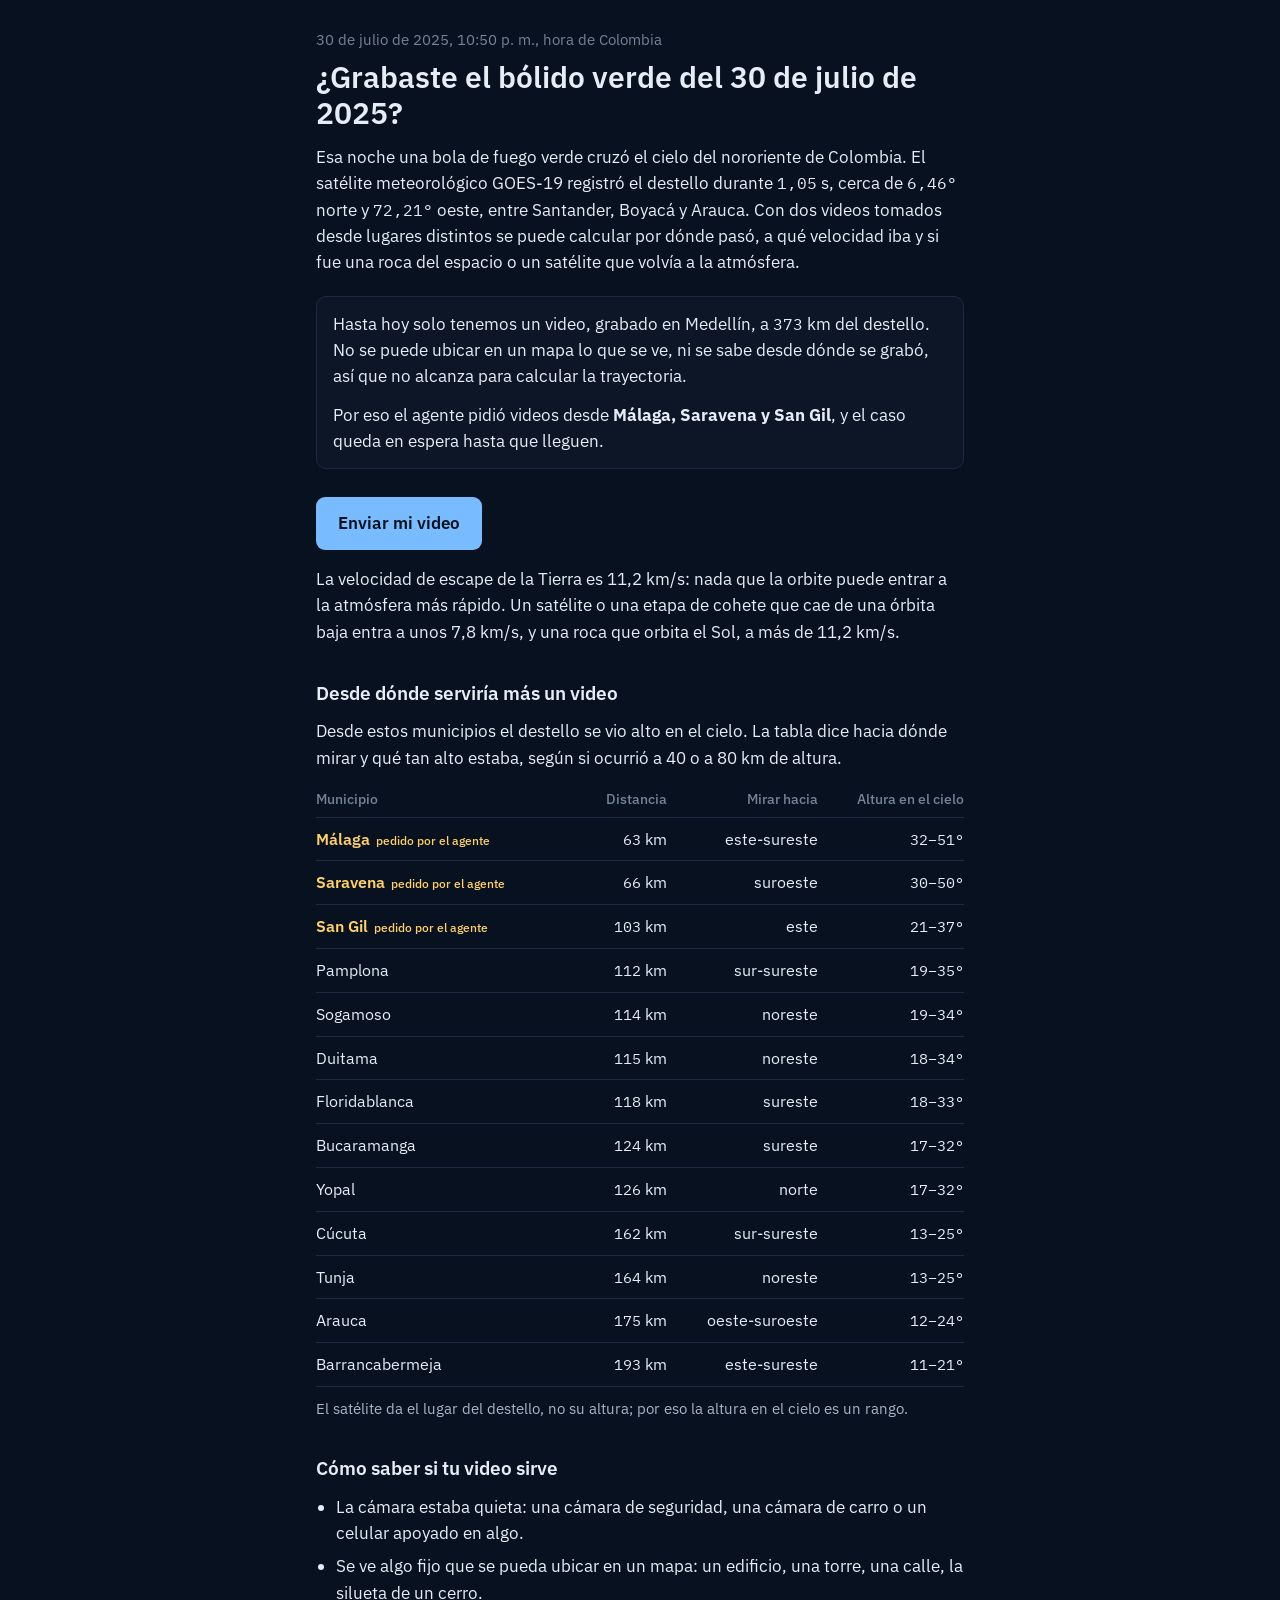
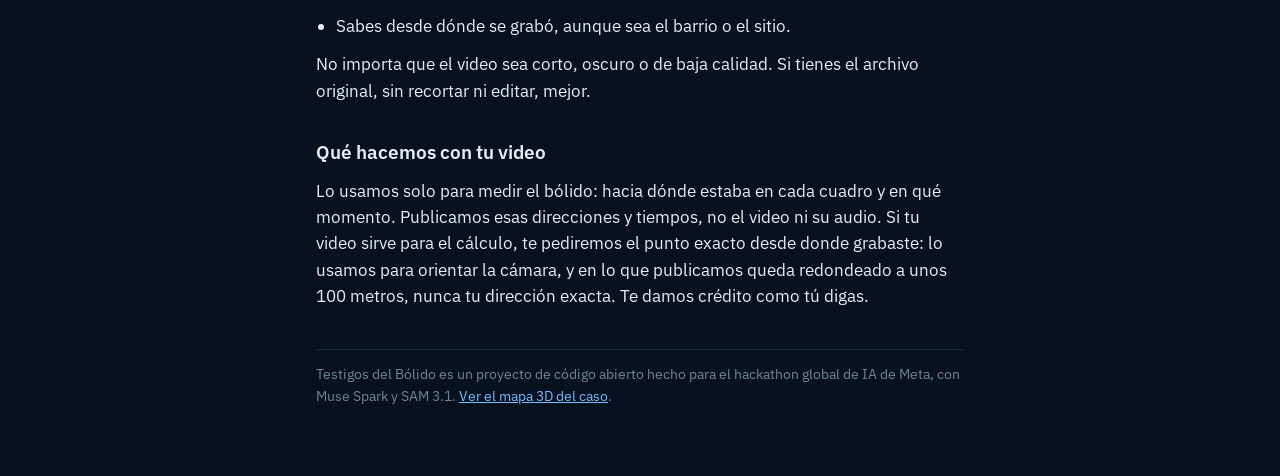
<file: web/enviar.html>
<!doctype html>
<html lang="es">
<head>
<meta charset="utf-8">
<meta name="viewport" content="width=device-width, initial-scale=1">
<title>¿Grabaste el bólido?</title>
<meta name="description" content="Si grabaste el bólido verde del 30 de julio de 2025 en Colombia, tu video puede ayudar a calcular su trayectoria y saber si fue un meteoro o un satélite.">
<link rel="preconnect" href="https://fonts.googleapis.com">
<link rel="preconnect" href="https://fonts.gstatic.com" crossorigin>
<link rel="stylesheet" href="https://fonts.googleapis.com/css2?family=IBM+Plex+Mono:wght@400;500&family=IBM+Plex+Sans:wght@400;500;600&display=swap">
<style>
:root {
  color-scheme: dark;
  --bg: #08111f; --surface: #0d1626; --raise: #132238; --line: #1c2a41;
  --ink: #e6edf6; --ink-2: #a8b5c7; --ink-3: #75839a; --accent: #78bcff; --asked: #ffd166;
  --sans: "IBM Plex Sans", system-ui, -apple-system, "Segoe UI", sans-serif;
  --mono: "IBM Plex Mono", ui-monospace, "SF Mono", Menlo, monospace;
}
* { box-sizing: border-box; }
html, body { margin: 0; background: var(--bg); color: var(--ink); font: 17px/1.55 var(--sans); }
main { max-width: 680px; margin: 0 auto; padding: 28px 16px 56px; }
h1 { font-size: 30px; line-height: 1.18; font-weight: 600; margin: 0 0 14px; }
h2 { font-size: 19px; font-weight: 600; margin: 34px 0 10px; }
p { margin: 0 0 12px; }
a { color: var(--accent); }
.when { color: var(--ink-3); font-size: 15px; margin: 0 0 8px; }
.num { font-family: var(--mono); font-size: 0.94em; }
.status { background: var(--surface); border: 1px solid var(--line); border-radius: 10px; padding: 14px 16px; margin: 20px 0; }
.status p:last-child { margin: 0; }
.send { display: inline-block; margin: 8px 0 4px; padding: 13px 22px; border-radius: 9px; background: var(--accent); color: #06101e;
  font-weight: 600; text-decoration: none; }
.send[aria-disabled="true"] { background: var(--raise); color: var(--ink-2); cursor: default; }
.soon { color: var(--ink-3); font-size: 15px; }
table { width: 100%; border-collapse: collapse; font-size: 16px; }
th { text-align: left; font-weight: 500; color: var(--ink-3); font-size: 14px; padding: 6px 8px 6px 0; border-bottom: 1px solid var(--line); }
td { padding: 9px 8px 9px 0; border-bottom: 1px solid var(--line); vertical-align: top; }
td.r, th.r { text-align: right; padding-right: 0; }
tr.asked td:first-child { color: var(--asked); font-weight: 600; }
.tag { display: inline-block; margin-left: 6px; font-size: 12px; font-weight: 500; color: var(--asked); }
ul { padding-left: 20px; margin: 0 0 12px; }
li { margin-bottom: 7px; }
.note { color: var(--ink-2); font-size: 15px; }
footer { margin-top: 40px; color: var(--ink-3); font-size: 14px; border-top: 1px solid var(--line); padding-top: 14px; }
</style>
</head>
<body>
<main>
  <p class="when" id="when">30 de julio de 2025, 10:50 p. m., hora de Colombia</p>
  <h1>¿Grabaste el bólido verde del 30 de julio de 2025?</h1>
  <p>Esa noche una bola de fuego verde cruzó el cielo del nororiente de Colombia. El satélite meteorológico GOES-19
  registró el destello <span id="flash"></span>. Con dos videos tomados desde lugares distintos se puede calcular por
  dónde pasó, a qué velocidad iba y si fue una roca del espacio o un satélite que volvía a la atmósfera.</p>

  <div class="status" id="status">
    <p>Hasta hoy solo tenemos un video, grabado en Medellín, y no alcanza para calcular la trayectoria.</p>
  </div>

  <p><a class="send" id="send" href="#" aria-disabled="true">Enviar mi video</a></p>
  <p class="soon" id="soon">El formulario abre el 31 de octubre de 2026.</p>

  <p>La velocidad de escape de la Tierra es 11,2&nbsp;km/s: nada que la orbite puede entrar a la atmósfera más rápido. Un
  satélite o una etapa de cohete que cae de una órbita baja entra a unos 7,8&nbsp;km/s, y una roca que orbita el Sol, a más
  de 11,2&nbsp;km/s.</p>

  <h2>Desde dónde serviría más un video</h2>
  <p>Desde estos municipios el destello se vio alto en el cielo. La tabla dice hacia dónde mirar y qué tan alto estaba,
  según si ocurrió a 40 o a 80 km de altura.</p>
  <table>
    <thead><tr><th>Municipio</th><th class="r">Distancia</th><th class="r">Mirar hacia</th><th class="r">Altura en el cielo</th></tr></thead>
    <tbody id="towns"></tbody>
  </table>
  <p class="note" style="margin-top:10px">El satélite da el lugar del destello, no su altura; por eso la altura en el cielo es un rango.</p>

  <h2>Cómo saber si tu video sirve</h2>
  <ul>
    <li>La cámara estaba quieta: una cámara de seguridad, una cámara de carro o un celular apoyado en algo.</li>
    <li>Se ve algo fijo que se pueda ubicar en un mapa: un edificio, una torre, una calle, la silueta de un cerro.</li>
    <li>Sabes desde dónde se grabó, aunque sea el barrio o el sitio.</li>
  </ul>
  <p>No importa que el video sea corto, oscuro o de baja calidad. Si tienes el archivo original, sin recortar ni
  editar, mejor.</p>

  <h2>Qué hacemos con tu video</h2>
  <p>Lo usamos solo para medir el bólido: hacia dónde estaba en cada cuadro y en qué momento. Publicamos esas
  direcciones y tiempos, no el video ni su audio. Si tu video sirve para el cálculo, te pediremos el punto exacto
  desde donde grabaste: lo usamos para orientar la cámara, y en lo que publicamos queda redondeado a unos 100 metros,
  nunca tu dirección exacta. Te damos crédito como tú digas.</p>

  <footer>
    <p>Testigos del Bólido es un proyecto de código abierto hecho para el hackathon global de IA de Meta, con
    Muse Spark y SAM 3.1. <a href="./">Ver el mapa 3D del caso</a>.</p>
  </footer>
</main>
<script src="enviar.js"></script>
</body>
</html>
</file>
